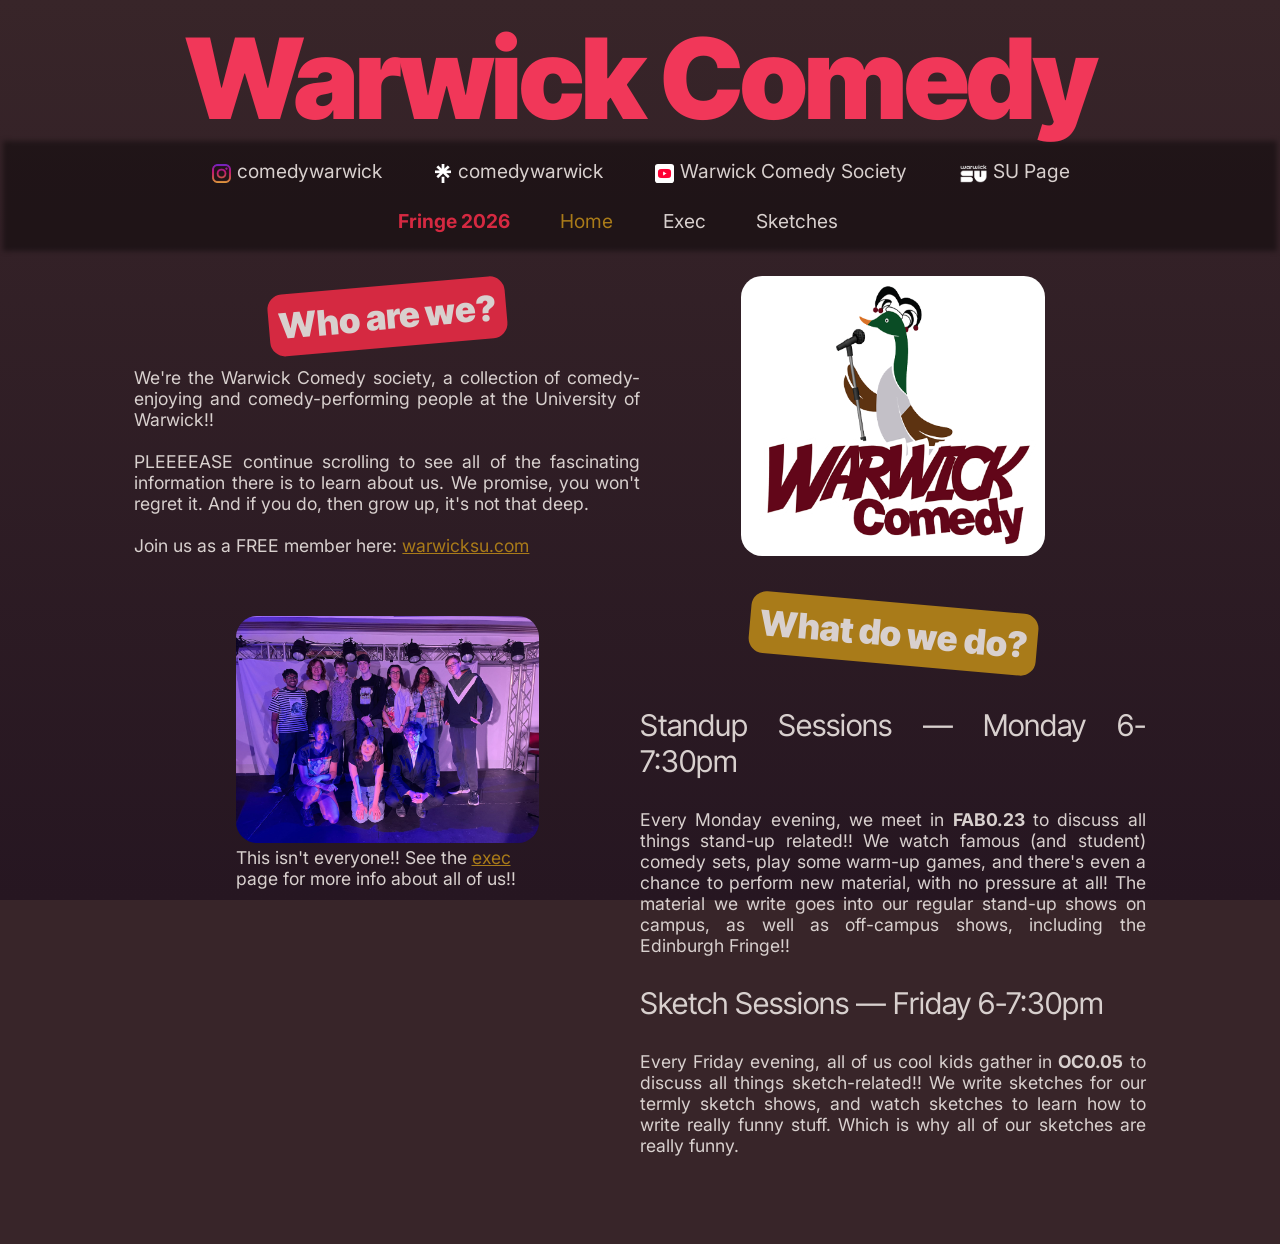
<file: index.html>
<!DOCTYPE html>
<html>
    <head>
        <link href="/style.css" rel="stylesheet">
        <script src="/script.js"></script>
        <title>Warwick Comedy Society</title>
    </head>

    <body onload="onLoad()">

        <div class="mainParagraph">
            <div class="left-half">
                <h2 class="leftTilt">Who are we?</h2>
                We're the Warwick Comedy society, a collection of comedy-enjoying and comedy-performing people at the University of Warwick!!

                <br><br>

                PLEEEEASE continue scrolling to see all of the fascinating information there is to learn about us. We promise, you won't regret it. And if you do, then grow up, it's not that deep.

                <br><br>

                Join us as a FREE member here:

                <a href="https://www.warwicksu.com/societies-sports/societies/comedy/">warwicksu.com</a>

            </div>
            <img style="width: 30%; float: right; background-color: white; border-radius: 1.2em; margin: 30px; margin-right:10%" src="images/transparent-logo.png">

            <div style="clear:both;"></div>

            <div class="right-half">


            
            <h2 class="rightTilt">What do we do?</h2>

                <h3>Standup Sessions &mdash; Monday 6-7:30pm </h3>
                Every Monday evening, we meet in <b class="standup-room"></b> to discuss all things stand-up related!! We watch famous (and student) comedy sets, play some warm-up games, and there's even a chance to perform new material, with no pressure at all! The material we write goes into our regular stand-up shows on campus, as well as off-campus shows, including the Edinburgh Fringe!!

                <h3>Sketch Sessions &mdash; Friday 6-7:30pm</h3>
                Every Friday evening, all of us cool kids gather in <b class="sketch-room"></b> to discuss all things sketch-related!! We write sketches for our termly sketch shows, and watch sketches to learn how to write really funny stuff. Which is why all of our sketches are really funny.

            </div>
            <div style="width: 30%; float: left; margin: 30px; margin-left: 10%;">
                <img style="background-color: white; border-radius: 1.2em; width: 100%;" src="images/wsaf-2026-standup.jpg">
                This isn't everyone!! See the <a href="exec.html">exec</a> page for more info about all of us!!
            </div>

        </div>

        <div style="clear: both;"></div>
        <space></space>


    </body>
</html>
</file>
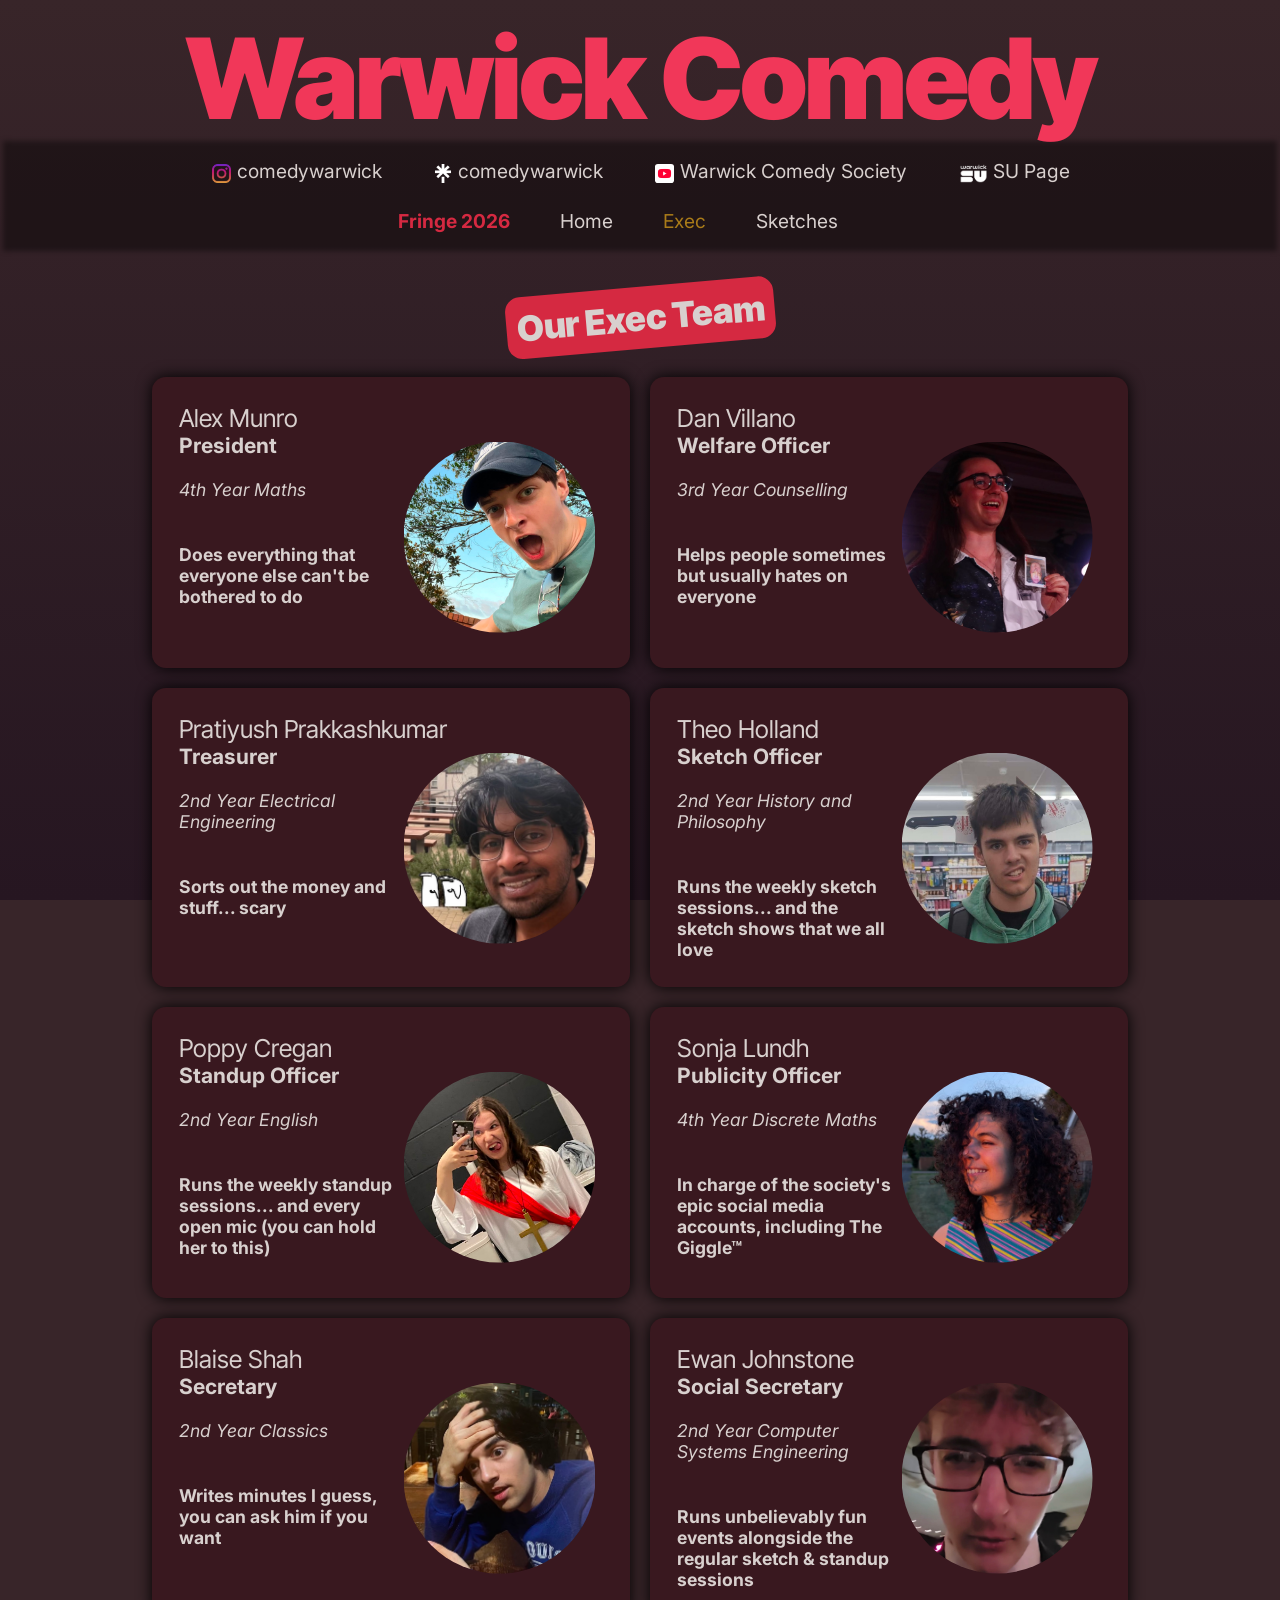
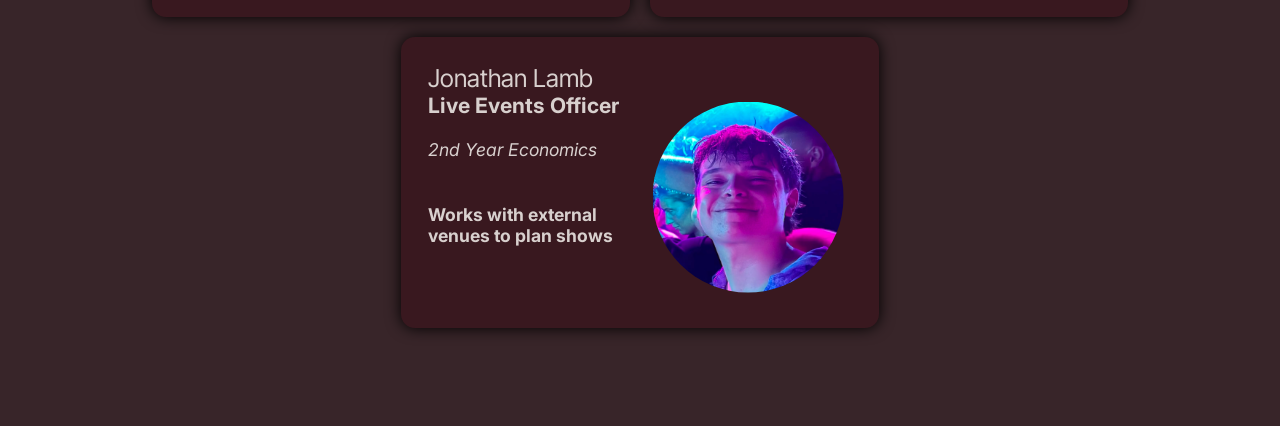
<file: exec.html>
<!DOCTYPE html>
<html>
    <head>
        <link href="/style.css" rel="stylesheet">
        <script src="/script.js"></script>
        <title>Meet the Exec - Warwick Comedy Society</title>

        <script>

            let exec = [];

            async function populate() {
                await fetch("/exec.json")
                    .then(response => response.json())
                    .then(data => exec = data)
                    .catch(error => console.error(error));

                for(var i = 0; i < exec.length; i ++) {
                    console.log(exec[i].name);

                    var newCard = document.createElement("div");
                    newCard.classList.add("card");

                    newCard.innerHTML = String.raw`<h3>${exec[i].name}</h3>
                    <img class="right-image" src="${exec[i].photo}">
                    <big><b>${exec[i].role}</b></big>
                    <br>
                    <br><i>${exec[i].degree}</i>
                    <small-space></small-space>
                    <b>${exec[i].description}</b>
                    `;

                    document.getElementById("exec-cards").appendChild(newCard);
                }
            }

        </script>
    </head>

    <body onload="onLoad(); populate()">

        <div class="mainParagraph">
            
            <h2 class="leftTilt">Our Exec Team</h2>

            <div class="cards" id="exec-cards">

            </div>

        </div>

        <div style="clear: both;"></div>
        <space></space>


    </body>
</html>
</file>
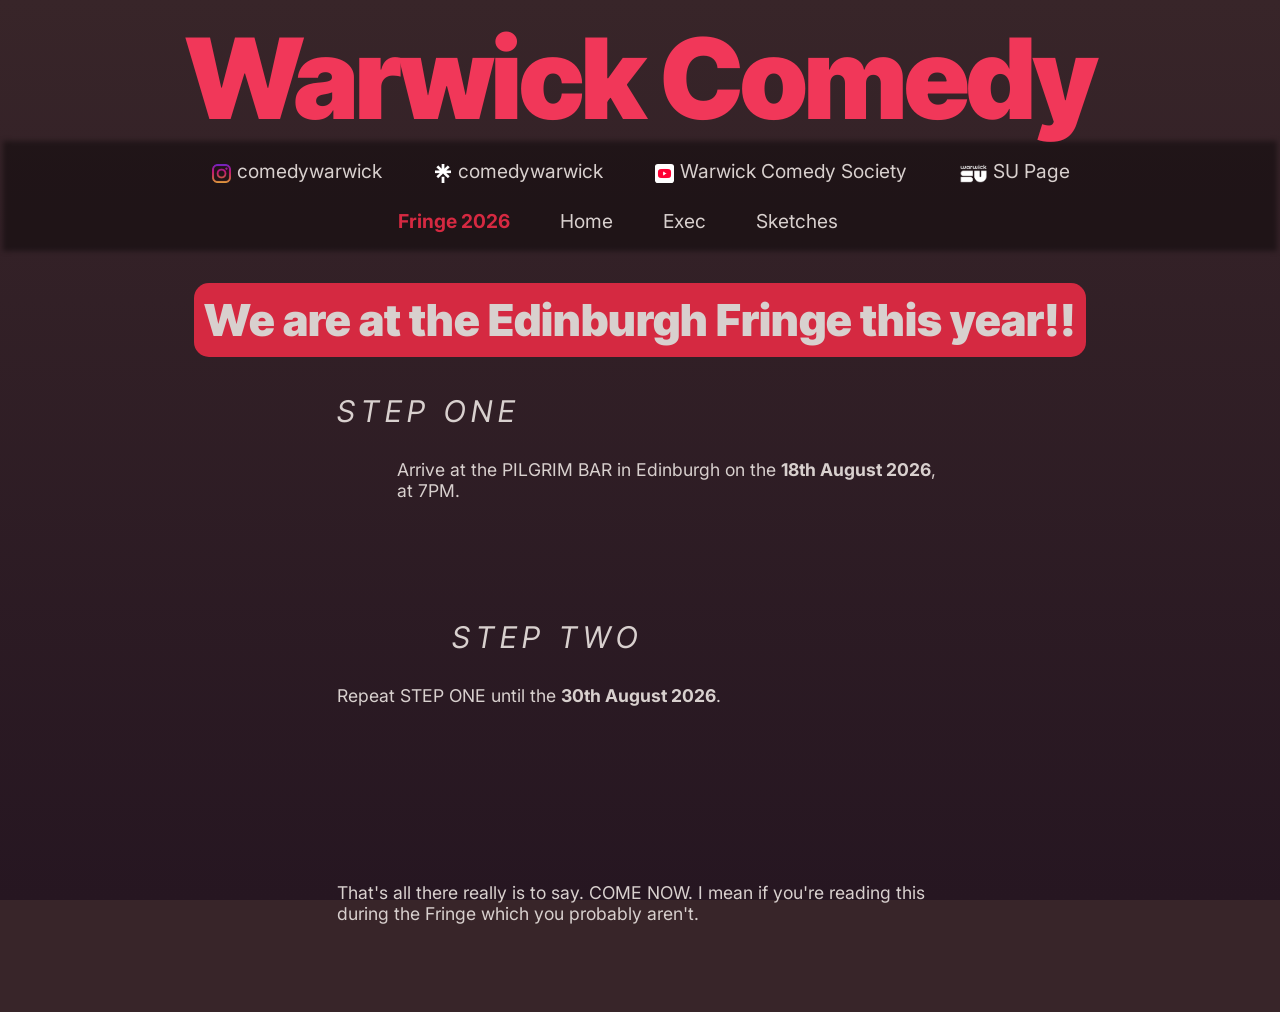
<file: fringe2026.html>
<!DOCTYPE html>
<html>
    <head>
        <link href="/style.css" rel="stylesheet">
        <script src="/script.js"></script>
        <title>Fringe 2026 - Warwick Comedy Society</title>
    </head>

    <body onload="onLoad()">

        <div class="mainParagraph">
            <h2 style="font-size: 2.5em;">We are at the Edinburgh Fringe this year!!</h2>

            <div style="margin-left: 20%; margin-right: 20%;">

                <h3 style="letter-spacing: 6px; font-style: italic;">STEP ONE</h3>
                <div style="margin-left: 10%;">
                    Arrive at the PILGRIM BAR in Edinburgh on the <b>18th August 2026</b>, at 7PM.
                    

                    <space></space>
                    <div style="margin-left: 10%;">
                        <h3 style="letter-spacing: 6px; font-style: italic;">STEP TWO</h3>
                    </div>
                </div>

                Repeat STEP ONE until the <b>30th August 2026</b>.

                <space></space>
                <space></space>

                That's all there really is to say. COME NOW. I mean if you're reading this during the Fringe which you probably aren't.
                
            </div>


        </div>
        <space></space>


    </body>
</html>
</file>
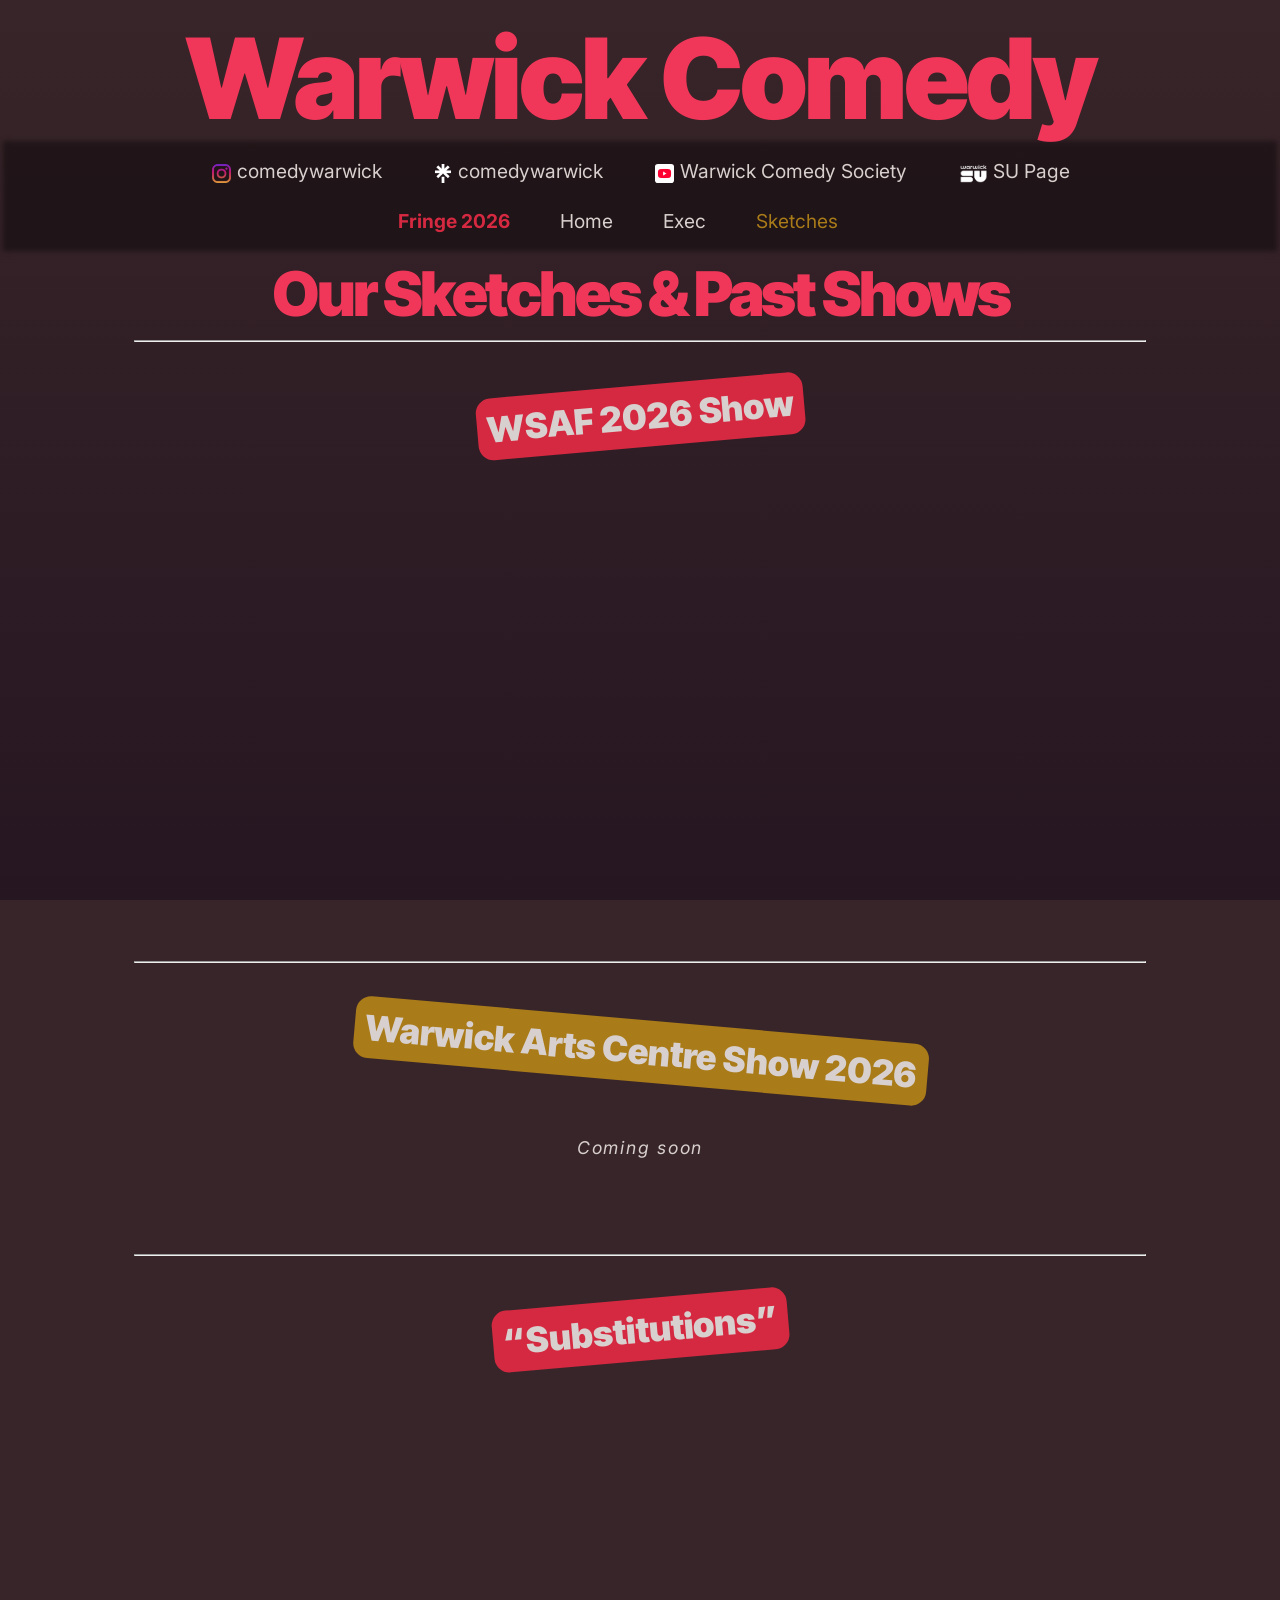
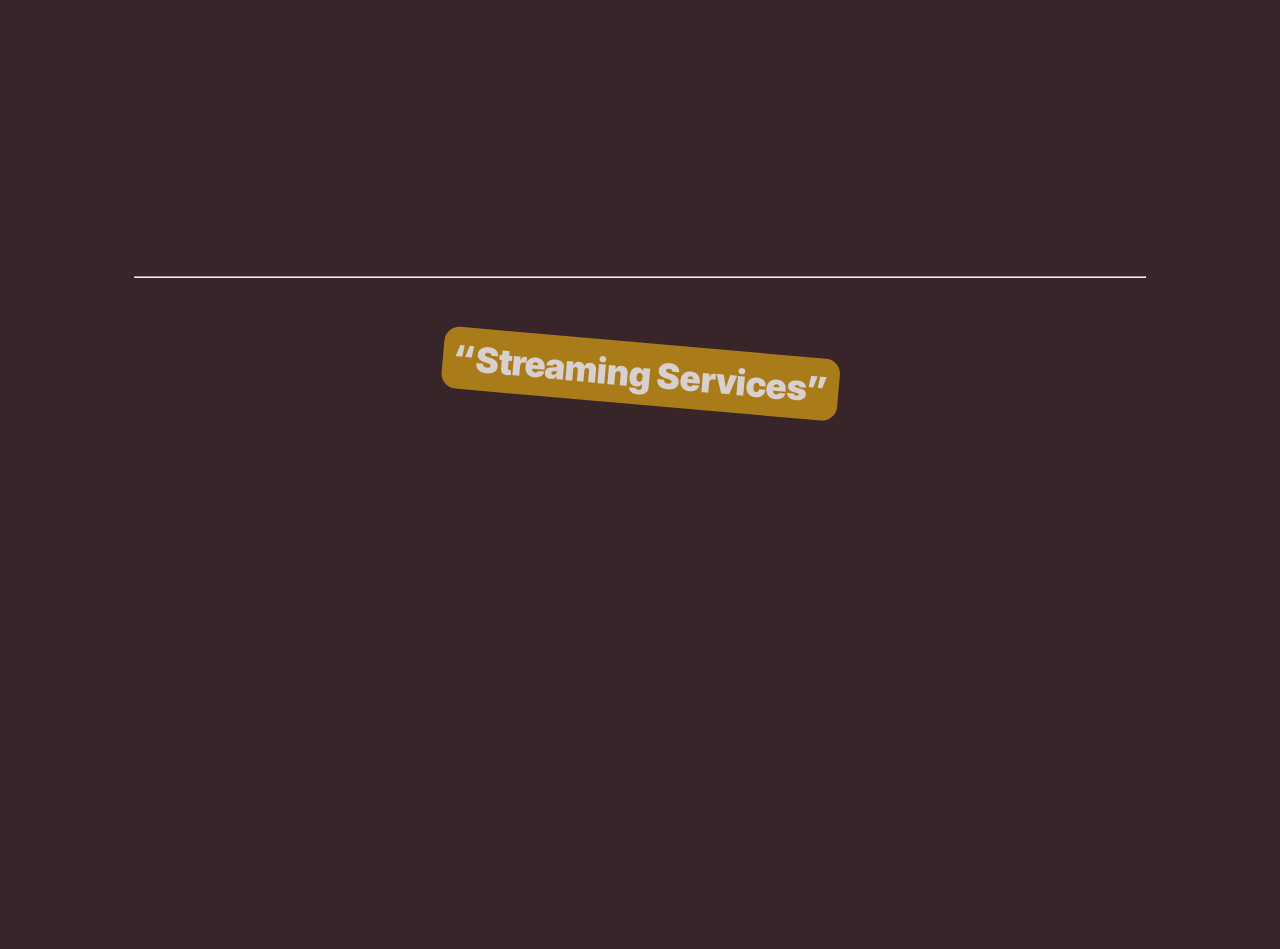
<file: sketches.html>
<!DOCTYPE html>
<html>
    <head>
        <link href="/style.css" rel="stylesheet">
        <script src="/script.js"></script>
        <title>Our Sketches - Warwick Comedy Society</title>

        <style>
            iframe {
                aspect-ratio: 16/9;
                margin-left: 15%;
            }
            soon {
                display: block;
                text-align: center;
                font-style: italic;
                letter-spacing: 0.1em;
            }
        </style>
    </head>

    <body onload="onLoad()">

        <div class="mainParagraph">

            <h1 style="font-size: 3.5em;">Our Sketches & Past Shows</h1>

            <hr>

            <h2 class="leftTilt">WSAF 2026 Show</h2>
            <iframe src="https://www.youtube.com/embed/Fp1Qn356f8s" title="Warwick Comedy &amp; Joseph Westbury | WSAF 2026" frameborder="0" allow="accelerometer; autoplay; clipboard-write; encrypted-media; gyroscope; picture-in-picture; web-share" referrerpolicy="strict-origin-when-cross-origin" allowfullscreen width="70%"></iframe>

            <space></space>
            <hr>
            <small-space></small-space>

            <h2 class="rightTilt">Warwick Arts Centre Show 2026</h2>
            <!--TODO: Actually add the sketch links!!-->

            <soon>Coming soon</soon>

            <space></space>
            <hr>

            <h2 class="leftTilt"><q>Substitutions</q></h2>

            <iframe src="https://www.youtube.com/embed/LusaU1D04Zc?si=n7xlFoxj_vs7pVrR" title="YouTube video player" frameborder="0" allow="accelerometer; autoplay; clipboard-write; encrypted-media; gyroscope; picture-in-picture; web-share" referrerpolicy="strict-origin-when-cross-origin" allowfullscreen width="70%"></iframe>

            <space></space>
            <hr>
            <small-space></small-space>

            <h2 class="rightTilt"><q>Streaming Services</q></h2>
            <iframe src="https://www.youtube.com/embed/jBgQ1p5MckM?si=HysNtZCJizi7IbvI" title="YouTube video player" frameborder="0" allow="accelerometer; autoplay; clipboard-write; encrypted-media; gyroscope; picture-in-picture; web-share" referrerpolicy="strict-origin-when-cross-origin" allowfullscreen width="70%"></iframe>


        <space></space>


    </body>
</html>
</file>
<file: style.css>
@import url('https://fonts.googleapis.com/css2?family=Inter+Tight:ital,wght@0,100..900;1,100..900&family=Inter:ital,opsz,wght@0,14..32,100..900;1,14..32,100..900&display=swap');


:root {
    --background1: #261621;
    --background2: #382529;
    --background3: #39181f;
    --item1: #a97b19;
    --item2: #d52941;
    --text1: #f13759;
    --text2: #d8d0ce;
    --titleFont: "Inter Tight", sans-serif;
    --bodyFont: "Inter", sans-serif;
}

html {
    background: linear-gradient(var(--background2), var(--background1));
    background-color: var(--background2);
    background-attachment: fixed;
}

h1 {
    font-family: var(--titleFont);
    font-weight: 900;
    font-size: 7em;
    text-align: center;
    color: var(--text1);
    margin-bottom: 0px;
    margin-top: 10px;
    letter-spacing: -3px;
}

h2 {
    display: table;
    text-align: center;
    padding: 10px;
    border-radius: 15px;
    font-size: 2em;
    font-weight: 900;
    font-family: var(--titleFont);
    position: relative;
    left: 50%;
    transform: translateX(-50%);
    background-color: var(--item2);
}



h2.leftTilt {
    background-color: var(--item2);
    transform: rotate(-5deg) translateX(-50%);
    transition: transform 0.2s;
}
h2.leftTilt:hover {
    transform: rotate(-2deg) translateX(-50%);
}



h2.rightTilt {
    background-color: var(--item1);
    transform: rotate(5deg) translateX(-50%);
    transition: transform 0.2s;
}
h2.rightTilt:hover {
    transform: rotate(2deg) translateX(-50%);
}


h3 {
    font-family: var(--titleFont);
    font-weight: 400;
    font-size: 1.7em;
}

body {
    font-family: var(--bodyFont);
    font-weight: 400;
    color: var(--text2);
    opacity: 0;
    transition: opacity 0.5s;
}

.mainParagraph {
    margin: 0 10%;
    font-size: 1.1em;
}

.left-half {
    width: 50%;
    float: left;

    text-align: justify;
}

.right-half {
    width: 50%;
    float: right;

    text-align: justify;
}

space {
    min-height: 5em;
    display: block;
}
small-space {
    min-height: 2.5em;
    display: block;
}

.full-width-image {
    width:100%;
}

#socials-bar {
    background-color: #00000066;
    padding: 0.7em;
    margin: 0;
    text-align: center;
    box-shadow: 0 0 5px 5px #00000066;
    font-size: 1.2em;
}

#socials-bar a {
    color: var(--text2);
    text-decoration: none;
}

#socials-bar a:hover {
    opacity: 0.7;
}

#socials-bar img {
    vertical-align: middle;
    height: 1em;
    padding: 0.1em;
    margin-right: 0.2em;
}
#socials-bar .spacer::after {
    content: "\00a0\00a0\00a0\00a0\00a0\00a0\00a0\00a0";
}


#navbar {
    background-color: #00000066;
    padding: 0.7em;
    margin: 1em 0 0 0;
    text-align: center;
    box-shadow: 0 0 5px 5px #00000066;
    font-size: 1.2em;
}

#navbar a {
    color: var(--text2);
    text-decoration: none;
}

#navbar a:hover {
    opacity: 0.7;
}

#navbar img {
    vertical-align: middle;
    height: 1em;
    padding: 0.1em;
    margin-right: 0.2em;
}

#navbar .spacer::after {
    content: "\00a0\00a0\00a0\00a0\00a0\00a0\00a0\00a0";
}



a {
    color: var(--item1);
}
a:hover {
    opacity: 0.7;
}

.cards {
    display: flex;
    flex-wrap: wrap;
    justify-content: center;
}

.cards .card {
    background-color: var(--background3);
    width: 42%;
    float: left;
    margin: 1%;
    border-radius: 0.8em;
    box-shadow: 0 0 15px 0px black;
    padding: 1.5em;
}

.cards .card h3 {
    margin-top: 0;
    margin-bottom: 0;
    font-size: 1.4em;
}

.cards .card .right-image {
    float: right;
    width: 45%;
    padding: 2%;
    border-radius: 50%;
}

@media screen and (max-width: 1080px) {
    .mainParagraph {
        margin: 0 3%;
    }
    .cards .card {
        width: 100%;
    }
}
</file>
